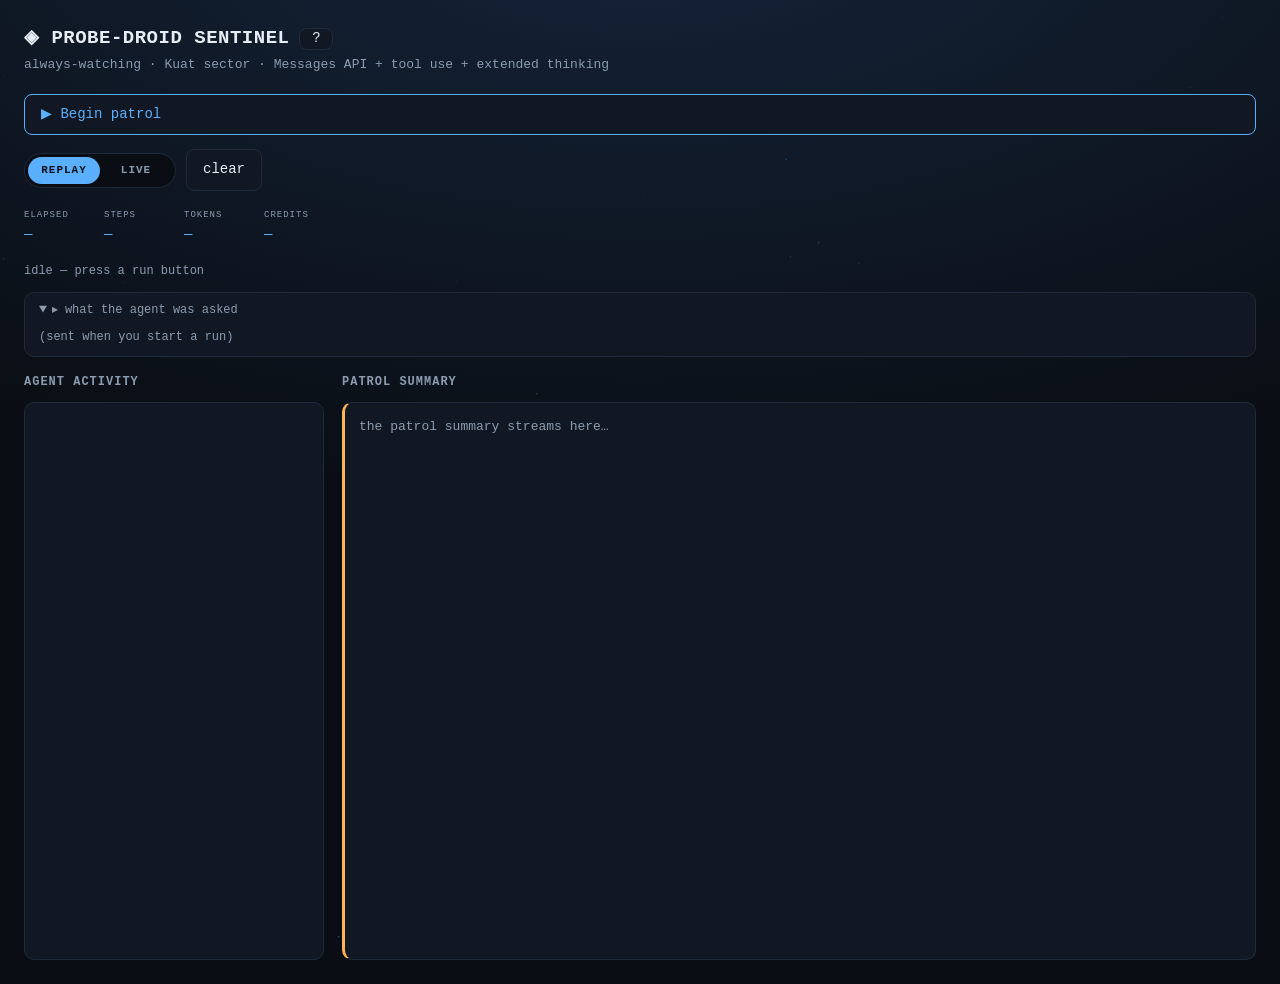
<file: index.html>
<!doctype html>
<meta charset="utf-8"/>
<title>redirecting…</title>
<meta http-equiv="refresh" content="0; url=viz.html"/>
<link rel="canonical" href="viz.html"/>
<p>Redirecting to <a href="viz.html">viz.html</a>…</p>
</file>
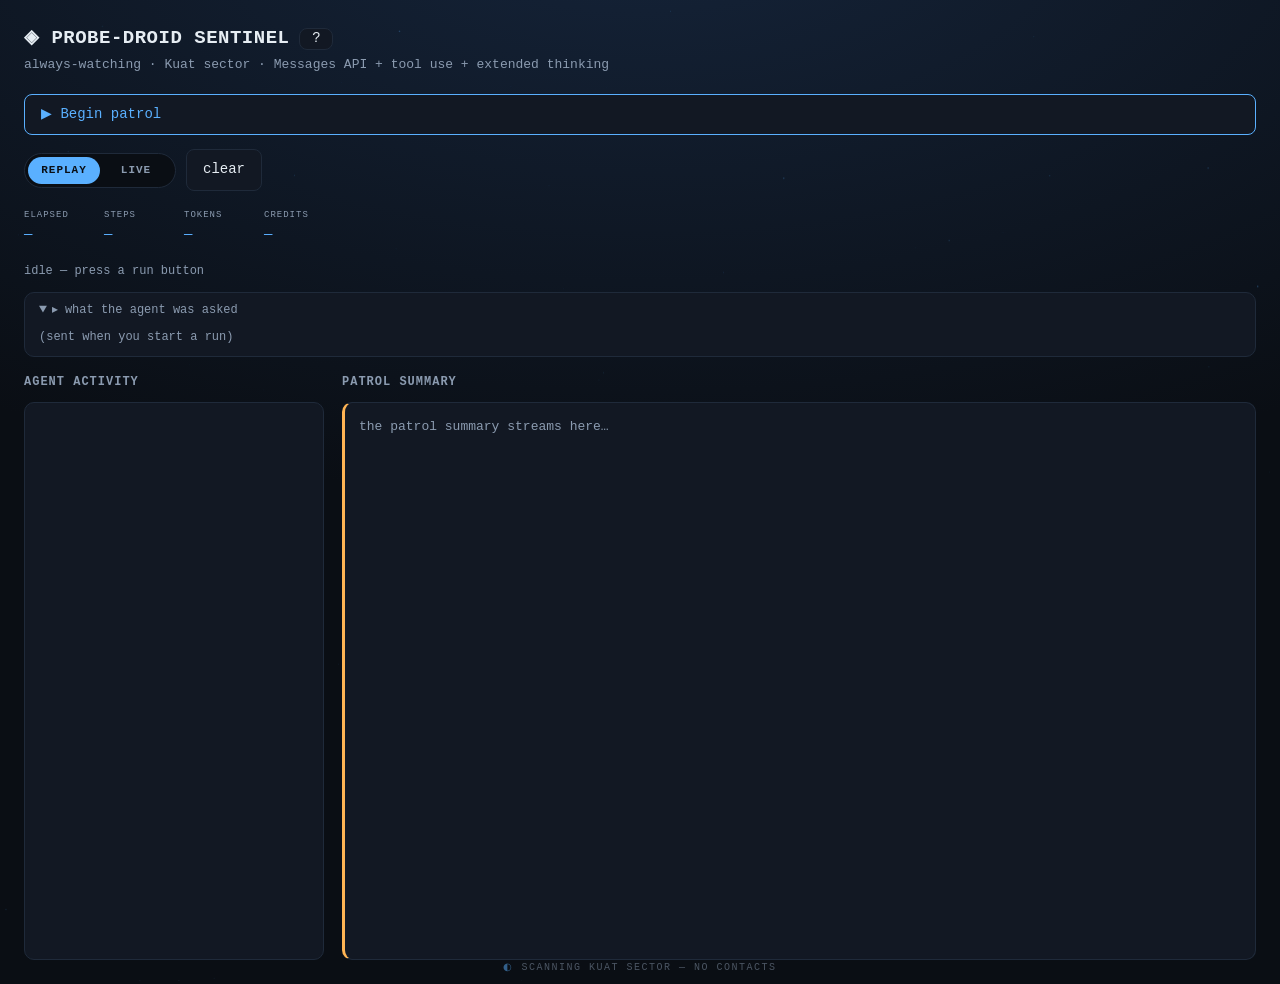
<file: viz.html>
<!doctype html>
<html lang="en">
<head>
<meta charset="utf-8"/>
<meta name="viewport" content="width=device-width,initial-scale=1"/>
<title>Probe-Droid Sentinel</title>
<link rel="stylesheet" href="viz.css"/>
<style>html,body{margin:0;min-height:100%;background:#0a0e14}#app{min-height:100vh}</style>
</head>
<body>
<!-- Drop-in demo: the shared kit (viz.css + viz.js) plus this config. Live runs and
     the committed replays/patrol.json go through the kit's one handleFrame render
     path, so a frame looks identical whether it streamed live or replayed. -->
<div id="app"></div>
<script src="viz.js"></script>
<script src="sentinel_live.js"></script>
<script>
  VizKit.mount(document.getElementById('app'), {
    title: '◈ PROBE-DROID SENTINEL',
    subtitle: 'always-watching · Kuat sector · Messages API + tool use + extended thinking',
    streamLabel: 'Agent activity',
    answerLabel: 'Patrol summary',
    answerPlaceholder: 'the patrol summary streams here…',
    help:
      '<h2>◈ Probe-Droid Sentinel</h2>' +
      '<p>An always-watching Imperial sensor agent. Each patrol cycle it ingests a ' +
      'synthetic contact log, reasons about whether each contact\'s sensor readings ' +
      'match its filed manifest, and calls <code>log_observation</code> for routine ' +
      'traffic or <code>flag_anomaly</code> for genuine anomalies.</p>' +
      '<ul>' +
      '<li>Built on the Anthropic <strong>Messages API</strong> — streaming, tool use, ' +
      'and adaptive extended thinking (surfaced live as the droid reasons).</li>' +
      '<li><strong>Replay</strong> plays a committed capture of a real patrol run — no ' +
      'backend, no key, runs as-is on GitHub Pages.</li>' +
      '<li><strong>Live</strong> runs a real patrol against your own Anthropic API key. ' +
      'The key is sent per-request to a relay on jamisonducey.com and never stored — ' +
      'see the kit README for details.</li>' +
      '<li>The <strong>idle starfield</strong> fills any dead air between contacts.</li>' +
      '</ul>' +
      '<p style="font-size:11px;opacity:.5;margin:0">Part of the Anthropic Basecamp demo set — jamisonducey.com</p>',
    runs: [{ id: 'patrol', label: '▶ Begin patrol', accent: 'accent' }],
    pricing: { in: 3, out: 15 }, // Claude Sonnet 5 sticker price per 1M tokens
    snapshot: { title: 'THREAT BOARD' },
    frames: {
      observation: (f, vk) => vk.step('stat', '👁 ' + f.text),
      flag: (f, vk) => {
        vk.step('err', '⚑ FLAG: ' + f.text);
        vk.setFlag('⚠ ' + (f.label || 'ANOMALY FLAGGED'));
      },
    },
    flagTest: (t) => (/THREAT|ANOMAL|FLAG/i.test(t) ? 'ANOMALY DETECTED' : null),
    idle: {
      enabled: true,
      chatter: [
        'scanning Kuat sector — no contacts',
        'probe sensors nominal · standing by',
        'cross-referencing manifests against sensor returns',
        'monitoring imperial sub-space channels',
        'holding position · passive watch',
      ],
    },
    live: {
      enabled: true,
      proxyUrl: 'https://jamisonducey.com/api/demo-relay',
      driver: runPatrolLive, // sentinel_live.js — client-side port of sentinel_driver.py
    },
  });
</script>
</body>
</html>
</file>
<file: viz.css>
/* ============================================================================
   starwars-viz-kit — viz.css
   Reusable, build-step-free stylesheet for the Anthropic demo harnesses.
   Extracted/generalized from HOLOCRON-9 (institutional-memory). All classes are
   prefixed `vk-` so the kit can be dropped into any demo page without collisions.
   Pairs with viz.js (the VizKit engine builds the DOM these styles target).
   ========================================================================== */

:root{
  --vk-bg:#0a0e14; --vk-panel:#121823; --vk-edge:#1f2a3a;
  --vk-ink:#e6edf3; --vk-dim:#8b9bb0;
  --vk-ally:#39d98a; --vk-hostile:#ff5c5c; --vk-warn:#ffb454; --vk-accent:#5ab0ff;
}

/* ── root / reset (scoped to the kit container) ── */
.vk-root *{box-sizing:border-box;scrollbar-width:thin;scrollbar-color:var(--vk-edge) transparent}
.vk-root ::-webkit-scrollbar{width:6px;height:6px}
.vk-root ::-webkit-scrollbar-track{background:transparent}
.vk-root ::-webkit-scrollbar-thumb{background:var(--vk-edge);border-radius:3px}
.vk-root ::-webkit-scrollbar-thumb:hover{background:var(--vk-dim)}
.vk-root{
  position:relative;
  background:radial-gradient(1200px 600px at 50% -10%,#15243a,var(--vk-bg));
  color:var(--vk-ink);
  font:14px/1.55 ui-monospace,SFMono-Regular,Menlo,monospace;
  padding:24px;min-height:100%;
}
.vk-root button{font:inherit;background:var(--vk-panel);color:var(--vk-ink);
  border:1px solid var(--vk-edge);border-radius:8px;padding:9px 16px;cursor:pointer;transition:.15s}
.vk-root button:hover:not(:disabled){border-color:var(--vk-accent);color:var(--vk-accent)}
.vk-root button:disabled{opacity:.4;cursor:default}

/* keep the live content above the idle starfield */
.vk-root > *:not(.vk-idle){position:relative;z-index:1}

/* ── header ── */
.vk-header{display:flex;align-items:center;gap:10px;margin-bottom:2px}
.vk-header h1{font-size:19px;margin:0;letter-spacing:.5px}
.vk-sub{color:var(--vk-dim);font-size:13px;margin-bottom:18px}
.vk-help-btn{background:transparent;color:var(--vk-dim);border:1px solid var(--vk-edge);
  border-radius:50%;width:22px;height:22px;padding:0;cursor:pointer;
  font:700 12px/1 ui-monospace,monospace;display:inline-flex;align-items:center;
  justify-content:center;transition:.15s;flex-shrink:0}
.vk-help-btn:hover{border-color:var(--vk-accent);color:var(--vk-accent)}

/* ── help modal ── */
.vk-modal{position:fixed;inset:0;background:rgba(0,0,0,.72);z-index:1000;
  display:none;align-items:center;justify-content:center;padding:24px}
.vk-modal.open{display:flex}
.vk-modal-box{background:var(--vk-panel);border:1px solid var(--vk-edge);border-radius:14px;
  padding:28px 32px;max-width:560px;width:100%;position:relative;max-height:80vh;overflow:auto}
.vk-modal-box h2{font-size:16px;margin:0 0 14px}
.vk-modal-box p,.vk-modal-box li{color:var(--vk-dim);font-size:13px;line-height:1.75;margin:0 0 10px}
.vk-modal-box ul{padding-left:18px;margin:0 0 10px}
.vk-modal-box strong{color:var(--vk-ink)}
.vk-modal-close{position:absolute;top:14px;right:16px;background:transparent;border:none;
  color:var(--vk-dim);cursor:pointer;font-size:18px;padding:2px 6px;line-height:1;transition:.15s}
.vk-modal-close:hover{color:var(--vk-ink)}

/* ── run buttons ── */
.vk-runs{display:flex;flex-wrap:wrap;gap:12px;margin-bottom:14px}
.vk-run-btn{flex:1 1 220px;text-align:left}
.vk-run-btn.ally{border-color:var(--vk-ally);color:var(--vk-ally)}
.vk-run-btn.warn{border-color:var(--vk-warn);color:var(--vk-warn)}
.vk-run-btn.accent{border-color:var(--vk-accent);color:var(--vk-accent)}
.vk-run-btn.hostile{border-color:var(--vk-hostile);color:var(--vk-hostile)}

/* ── controls bar ── */
.vk-bar{display:flex;gap:10px;align-items:center;margin-bottom:18px;flex-wrap:wrap}
.vk-track{position:relative;display:flex;background:var(--vk-bg);
  border:1px solid var(--vk-edge);border-radius:20px;padding:3px;user-select:none}
.vk-opt{padding:5px 0;width:72px;text-align:center;font-size:11px;letter-spacing:1px;
  z-index:1;position:relative;transition:color .2s;font-weight:700;color:var(--vk-dim);cursor:pointer}
.vk-opt.active{color:var(--vk-bg)}
.vk-opt.disabled{opacity:.35;cursor:not-allowed}
.vk-pill{position:absolute;top:3px;left:3px;width:72px;height:calc(100% - 6px);
  background:var(--vk-accent);border-radius:16px;transition:left .25s ease;z-index:0;pointer-events:none}
.vk-key{font:inherit;font-size:12px;background:var(--vk-bg);color:var(--vk-ink);
  border:1px solid var(--vk-edge);border-radius:8px;padding:8px 12px;flex:1 1 260px;min-width:180px}
.vk-key:focus{outline:none;border-color:var(--vk-accent)}
.vk-key::placeholder{color:var(--vk-dim)}

/* ── HUD ── */
.vk-hud{display:flex;flex-wrap:wrap;gap:18px;margin-bottom:16px}
.vk-hud .vk-stat{display:flex;flex-direction:column;gap:1px;min-width:62px}
.vk-hud .vk-stat .k{color:var(--vk-dim);text-transform:uppercase;letter-spacing:1px;font-size:9px}
.vk-hud .vk-stat .v{font-size:14px;font-variant-numeric:tabular-nums;transition:color .3s;color:var(--vk-accent)}
.vk-est{color:var(--vk-accent);font-size:9px;letter-spacing:.5px;
  border:1px solid var(--vk-edge);border-radius:4px;padding:0 3px;margin-left:3px;vertical-align:middle}

/* ── status / prompt ── */
.vk-status{color:var(--vk-dim);font-size:12px;min-height:16px;margin-bottom:12px}
.vk-status.live::before{content:"● ";color:var(--vk-ally)}
.vk-promptwrap{background:var(--vk-panel);border:1px solid var(--vk-edge);border-radius:10px;
  padding:8px 14px;margin-bottom:16px}
.vk-promptwrap summary{color:var(--vk-dim);font-size:12px;cursor:pointer;user-select:none}
.vk-prompt{margin:8px 0 2px;white-space:pre-wrap;font-size:12px;color:var(--vk-ink);
  max-height:180px;overflow:auto}
.vk-prompt:empty::before{content:"(sent when you start a run)";color:var(--vk-dim)}

/* ── council mode (opt-in N-column layout for parallel-specialist demos) ── */
.vk-council{margin-bottom:18px}
.vk-council-q{color:var(--vk-dim);font-size:12px;margin-bottom:10px}
.vk-council-q:not(:empty)::before{content:"◈ question before the council: ";color:var(--vk-accent)}
.vk-council-cols{display:flex;flex-wrap:wrap;gap:14px}
.vk-council-col{flex:1 1 220px;background:var(--vk-panel);border:1px solid var(--vk-edge);
  border-left:3px solid var(--vk-accent);border-radius:10px;padding:12px;animation:vk-in .25s ease}
.vk-council-col.ally{border-left-color:var(--vk-ally)}
.vk-council-col.warn{border-left-color:var(--vk-warn)}
.vk-council-col.hostile{border-left-color:var(--vk-hostile)}
.vk-council-col h3{font-size:12px;text-transform:uppercase;letter-spacing:1px;color:var(--vk-dim);margin:0 0 8px}
.vk-council-body{font-size:12px;white-space:pre-wrap;max-height:min(34vh,320px);overflow:auto}
.vk-council-body:empty::before{content:attr(data-placeholder);color:var(--vk-dim);font-style:italic}

/* ── activity stream / answer ── */
.vk-grid{display:grid;grid-template-columns:300px 1fr;gap:18px;align-items:start}
.vk-col h2{font-size:12px;text-transform:uppercase;letter-spacing:1px;color:var(--vk-dim);margin:0 0 10px}
.vk-stream{background:var(--vk-panel);border:1px solid var(--vk-edge);border-radius:10px;padding:12px;
  height:min(62vh,560px);overflow:auto}
.vk-step{padding:6px 8px;border-left:2px solid var(--vk-edge);margin-bottom:6px;font-size:13px;
  animation:vk-in .25s ease}
.vk-step.tool{border-left-color:var(--vk-accent);color:var(--vk-accent)}
.vk-step.ally{border-left-color:var(--vk-ally);color:var(--vk-ally)}
.vk-step.stat{border-left-color:var(--vk-dim);color:var(--vk-dim)}
.vk-step.warn{border-left-color:var(--vk-warn);color:var(--vk-warn)}
.vk-step.err{border-left-color:var(--vk-hostile);color:var(--vk-hostile)}
.vk-step.idle{border-left-color:var(--vk-edge);color:var(--vk-dim);opacity:.7;font-style:italic}
@keyframes vk-in{from{opacity:0;transform:translateX(-4px)}to{opacity:1;transform:none}}
.vk-body{font-size:11px;color:#7fa6cf;background:#0d141f;border-radius:6px;
  padding:5px 8px;margin:0 0 8px 10px;white-space:pre-wrap;max-height:90px;overflow:auto}
.vk-answer{background:var(--vk-panel);border:1px solid var(--vk-edge);border-left:3px solid var(--vk-warn);
  border-radius:10px;padding:14px;height:min(62vh,560px);overflow:auto;white-space:pre-wrap;font-size:13px}
.vk-answer:empty::before{content:attr(data-placeholder);color:var(--vk-dim)}
.vk-answer.thinking::after{content:" ▍";color:var(--vk-accent);animation:vk-blink 1s steps(2) infinite}
@keyframes vk-blink{50%{opacity:0}}
.vk-flag{background:linear-gradient(90deg,rgba(255,92,92,.18),transparent);
  border:1px solid var(--vk-hostile);border-radius:8px;padding:4px 10px;color:#ffd5d5;
  font-size:12px;display:inline-block;margin-left:8px;animation:vk-flagpulse 1.4s ease-in-out 3}
@keyframes vk-flagpulse{0%,100%{box-shadow:0 0 0 0 rgba(255,92,92,0)}50%{box-shadow:0 0 12px 2px rgba(255,92,92,.5)}}

/* ── snapshot panel (generic; demos render their own items) ── */
.vk-snap{margin-top:16px}
.vk-snap > h2{font-size:12px;text-transform:uppercase;letter-spacing:1px;color:var(--vk-dim);margin:0 0 10px}
.vk-snap-item{background:var(--vk-panel);border:1px solid var(--vk-edge);border-left:3px solid var(--vk-ally);
  border-radius:10px;padding:10px 14px;margin-bottom:10px}
.vk-snap-item .name{color:var(--vk-ally);font-weight:600;font-size:13px;margin-bottom:6px}
.vk-snap-item pre{margin:0;white-space:pre-wrap;font-size:12px;color:var(--vk-dim);max-height:160px;overflow:auto}
.vk-snap-item.warn{border-left-color:var(--vk-warn)}
.vk-snap-item.hostile{border-left-color:var(--vk-hostile)}
.vk-snap-item.hostile .name{color:var(--vk-hostile)}
.vk-snap-item.warn .name{color:var(--vk-warn)}

/* ── idle animation layer (Star Wars "no dead air") ──────────────────────────
   A subtle drifting starfield canvas behind everything, plus a sweeping scan
   line that activates during dead air, plus a chatter ticker (driven by viz.js).
   ------------------------------------------------------------------------- */
.vk-idle{position:absolute;inset:0;z-index:0;pointer-events:none;overflow:hidden}
.vk-idle canvas{position:absolute;inset:0;width:100%;height:100%;display:block;opacity:.55}
.vk-sweep{position:absolute;top:0;left:-30%;width:30%;height:100%;
  background:linear-gradient(90deg,transparent,rgba(90,176,255,.07),transparent);
  opacity:0;transition:opacity .6s}
.vk-idle.scanning .vk-sweep{opacity:1;animation:vk-sweep 3.6s linear infinite}
@keyframes vk-sweep{from{left:-30%}to{left:100%}}
.vk-chatter{position:absolute;left:0;right:0;bottom:8px;text-align:center;
  font-size:10px;letter-spacing:1.5px;text-transform:uppercase;color:var(--vk-dim);
  opacity:0;transition:opacity .5s}
.vk-idle.scanning .vk-chatter{opacity:.5}
.vk-chatter::before{content:"◐ ";color:var(--vk-accent)}

@media(max-width:720px){.vk-grid{grid-template-columns:1fr}}
</file>
